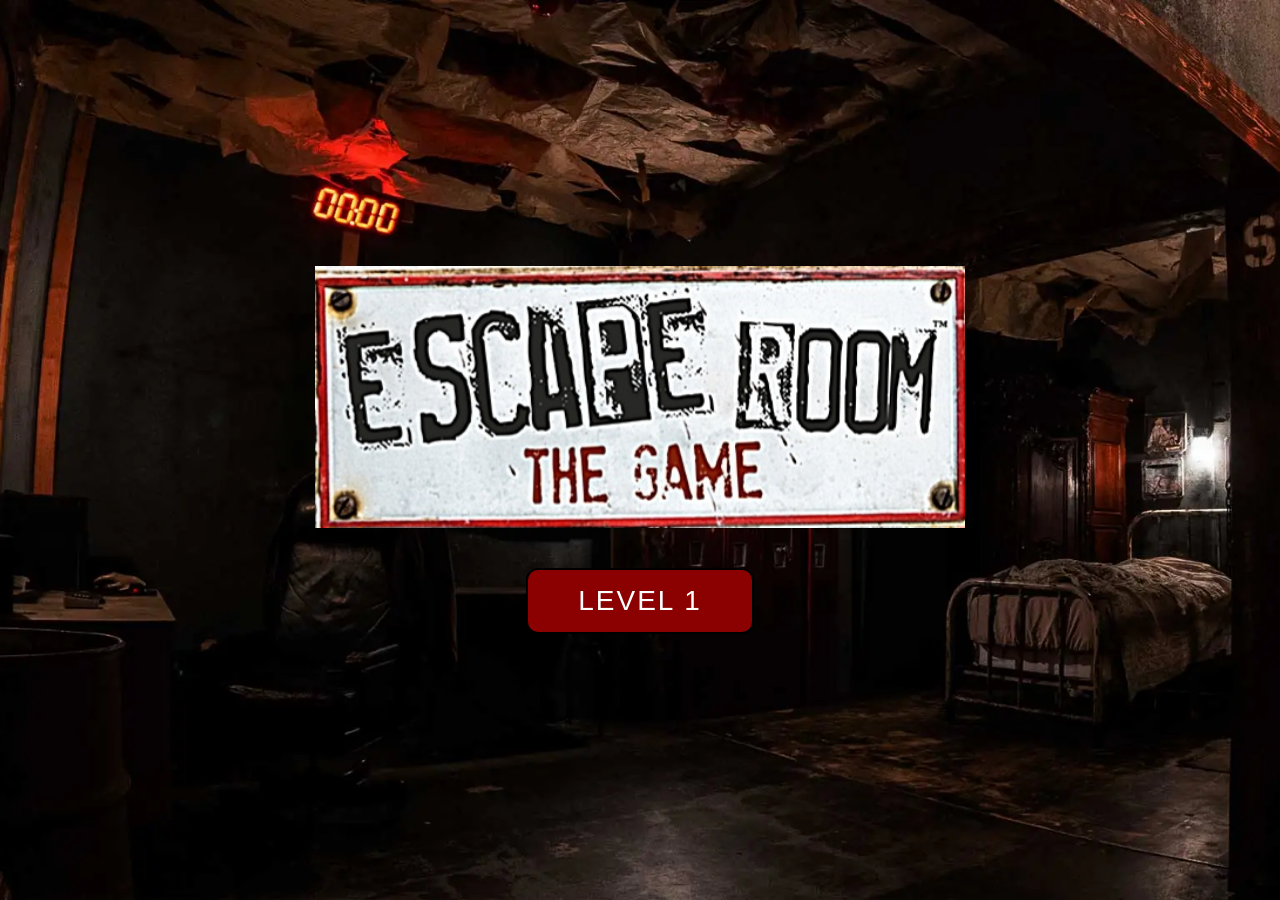
<file: index.html>
<html>
<head>
<title>Escape Room</title>
<link rel="stylesheet" href="style.css">
</head>

<body>
<div class="overlay">
	<img src="assets/heading1.jpg" class="title">
	<a href="level1.html"> <button class="level-btn">LEVEL 1</button></a>
</div>
</body>
<html>
</file>
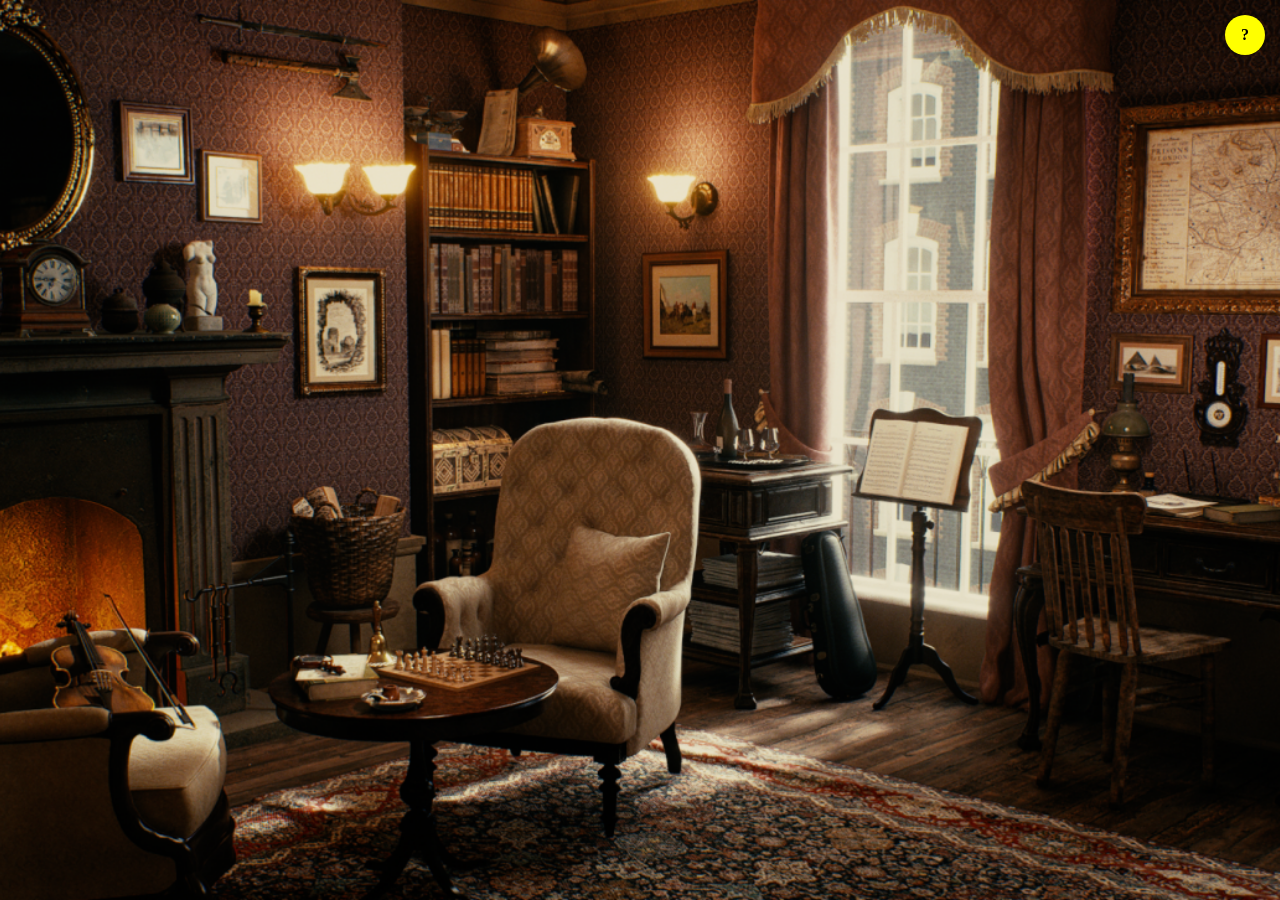
<file: level1.html>
<html>
    <head>
        <title>Level 1</title>
        <link rel="stylesheet" href="level1.css">
    </head>
    <body>
        <div class="room">
            
            <div class="clickable clock"
            onclick="showPopup('The old clock froze at quarter to seven.')"></div>
            
            <div class="clickable trophy"
            onclick="showPopup('Edward Schwartz won the Grand Chess Tournament-First Place, XVIII Century, Year 25')"></div>
            
            <div class="clickable painting"
            onclick="showPopup('A Peaceful Garden, painted in 1721')"></div>
            
            <div class="clickable newspaper"
            onclick="showPopup('14 killed in a mysterious fire which shocked the town of Hasselburg immensely. 12 bodies identified by the forensic department. Families of the dead will be compensated for their loss. Report by Elena Potters, 25th January,1845')"></div>
            
            <div class="clickable map"
            onclick="showPopup('The marked regions glow in red, blue, green and yellow. Numbers can be counted')"></div>
            
            <div class="clickable music"
            onclick="showPopup('Certain notes are circled: C A B D')"></div>
            
            <div class="clickable manuscript"
            onclick="showPopup('Time honors victory, Art remembers tragedy, Nations preserve wisdom, Music guards the final secret. Great numbers are often deceiving. Strip them down to their smallest truth.')"></div>

            <div class="clickable chest"
            onclick="openChest()"</div>
        </div>

        <div id="popup" class="popup">
            <div class="popup-paper">
                <span class="close-btn"
                onclick="closePopup()">Close</span>
                <p id="popup-text"></p>
            </div>
        </div>
        <div id="helpBtn">?</div>
        <div id="sidebar" class="sidebar hidden">
            <span id="closeSidebar" style="font-size:medium;border: 2px solid white; cursor:pointer;padding:5px 10px;">Close</span>
            <h2>How to play</h2>
            <p>There are 6 clickabke clues present in the room.</p>
            <p>Along with a manuscript to help you decipher the clues!</p>
            <p>Find out the code to escape the room!</p>
            <p>Happy solving!!</p>
            <br/><br/>
            <p>Hint:</p>
            <button onclick="toggleHints()" style="background-color: blanchedalmond;cursor: pointer;">Click to spot the clues!</button>
        </div>
        <script src="level1.js"></script>
    </body>
</html>
</file>
<file: style.css>
body
{
margin:0;
height:100vh;
background-image:url("assets/bg4.webp");
background-size: cover;
background-position: center;
background-repeat: no-repeat;
display:flex;
justify-content: center;
align-items: center;
font-family: Arial;
}
//Dark Overlay 
.overlay
{
    width:100%;
    height: 100%;
    background-color: rgba(0,0,0,0.45);
    display:flex;
    flex-direction: column;
    justify-content: center;
    align-items: center;
}
.title
{
    display: block;
    width: 650px;
    margin-bottom: 40px;
}
.level-btn
{
    background-color: darkred;
    color: white;
    border: 2px solid black;
    padding: 15px 50px;
    font-size: 28px;
    border-radius: 12px;
    cursor: pointer;
    letter-spacing: 2px;
    transition:0.3s;
}
.level-btn:hover
{
    background-color: brown;
    transform:scale(1.05);
    box-shadow: 0 0 20px black;
}
a
{
display:flex;
justify-content: center;
text-decoration: none;
width: 100%;
}
</file>
<file: level1.css>
body{
    margin:0;
    overflow:hidden;
}
.room{
    width:100vw;
    height:100vh;
    background-image: url("assets/bg9.webp");
    background-size: cover;
    background-position: center;
    position: relative;
}
.clickable{
    position:absolute;
    cursor:pointer;
}
.clock{
    width:52px;
    height:50px;
    top:190px;
    left:215px;
}
.trophy{
    width:45px;
    height:55px;
    top:200px;
    left:25px;
}
.painting{
    width:65px;
    height:85px;
    top:190px;
    left:775px;
}
.newspaper{
    width:100px;
    height:110px;
    top:390px;
    left:450px;
}
.map{
    width:200px;
    height:150px;
    top:75px;
    left:1220px;
}
.music{
    width:100px;
    height:80px;
    top:334px;
    left:960px;
}
.manuscript{
    width:50px;
    height:70px;
    top:42px;
    left:610px;
}
.popup{
    display:none;
    position:fixed;
    top:0;
    left:0;
    width:100%;
    height:100%;
    background-color: rgba(0,0,0,0.7);
    justify-content: center;
    align-items: center;
}
.popup-paper{
    width:800px;
    height:600px;
    background-image: url("assets/popup.webp");
    background-size: contain;
    background-repeat: no-repeat;
    background-position: center;
    position: relative;
    display: flex;
    justify-content: center;
    align-items: center;
    padding: 80px;
    box-sizing: border-box;
}
#popup-text{
    width: 60%;
    color:#3b2a1a;
    font-size: 24px;
    text-align: center;
    font-family: Georgia;
    line-height: 1.6;
    padding: 20px;
}
.close-btn{
    position: absolute;
    top: 450px;
    right: 350px;
    font-size: 28px;
    color: black;
    font-weight: bold;
    cursor:pointer;
    z-index: 1000;
    background-color:brown;
    padding:8px;
    border-radius: 5px;
    border-color: black;
    border-width: 5px;
}
.chest{
    position: absolute;
    width: 80px;
    height: 80px;
    top: 340px;
    left: 580px;
}
#helpBtn{
    position: fixed;
    top: 15px;
    right: 15px;
    width: 40px;
    height: 40px;
    background: yellow;
    border-radius: 50%;
    text-align: center;
    line-height: 40px;
    font-weight: bold;
    cursor: pointer;
    z-index: 1000;
}
.sidebar{
    position: fixed;
    right: 0;
    top: 0;
    width: 250px;
    height: 100%;
    background: #111;
    color:white;
    padding: 20px;
    z-index: 999;
}
.hint{
    border:2px solid red;
}
#closeSidebar{
    position:absolute;
    top: 390px;
    right:120px;
    font-size: 30px;
    cursor: pointer;
    font-weight: bold;
}
.hidden{
    display: none;
}
</file>
